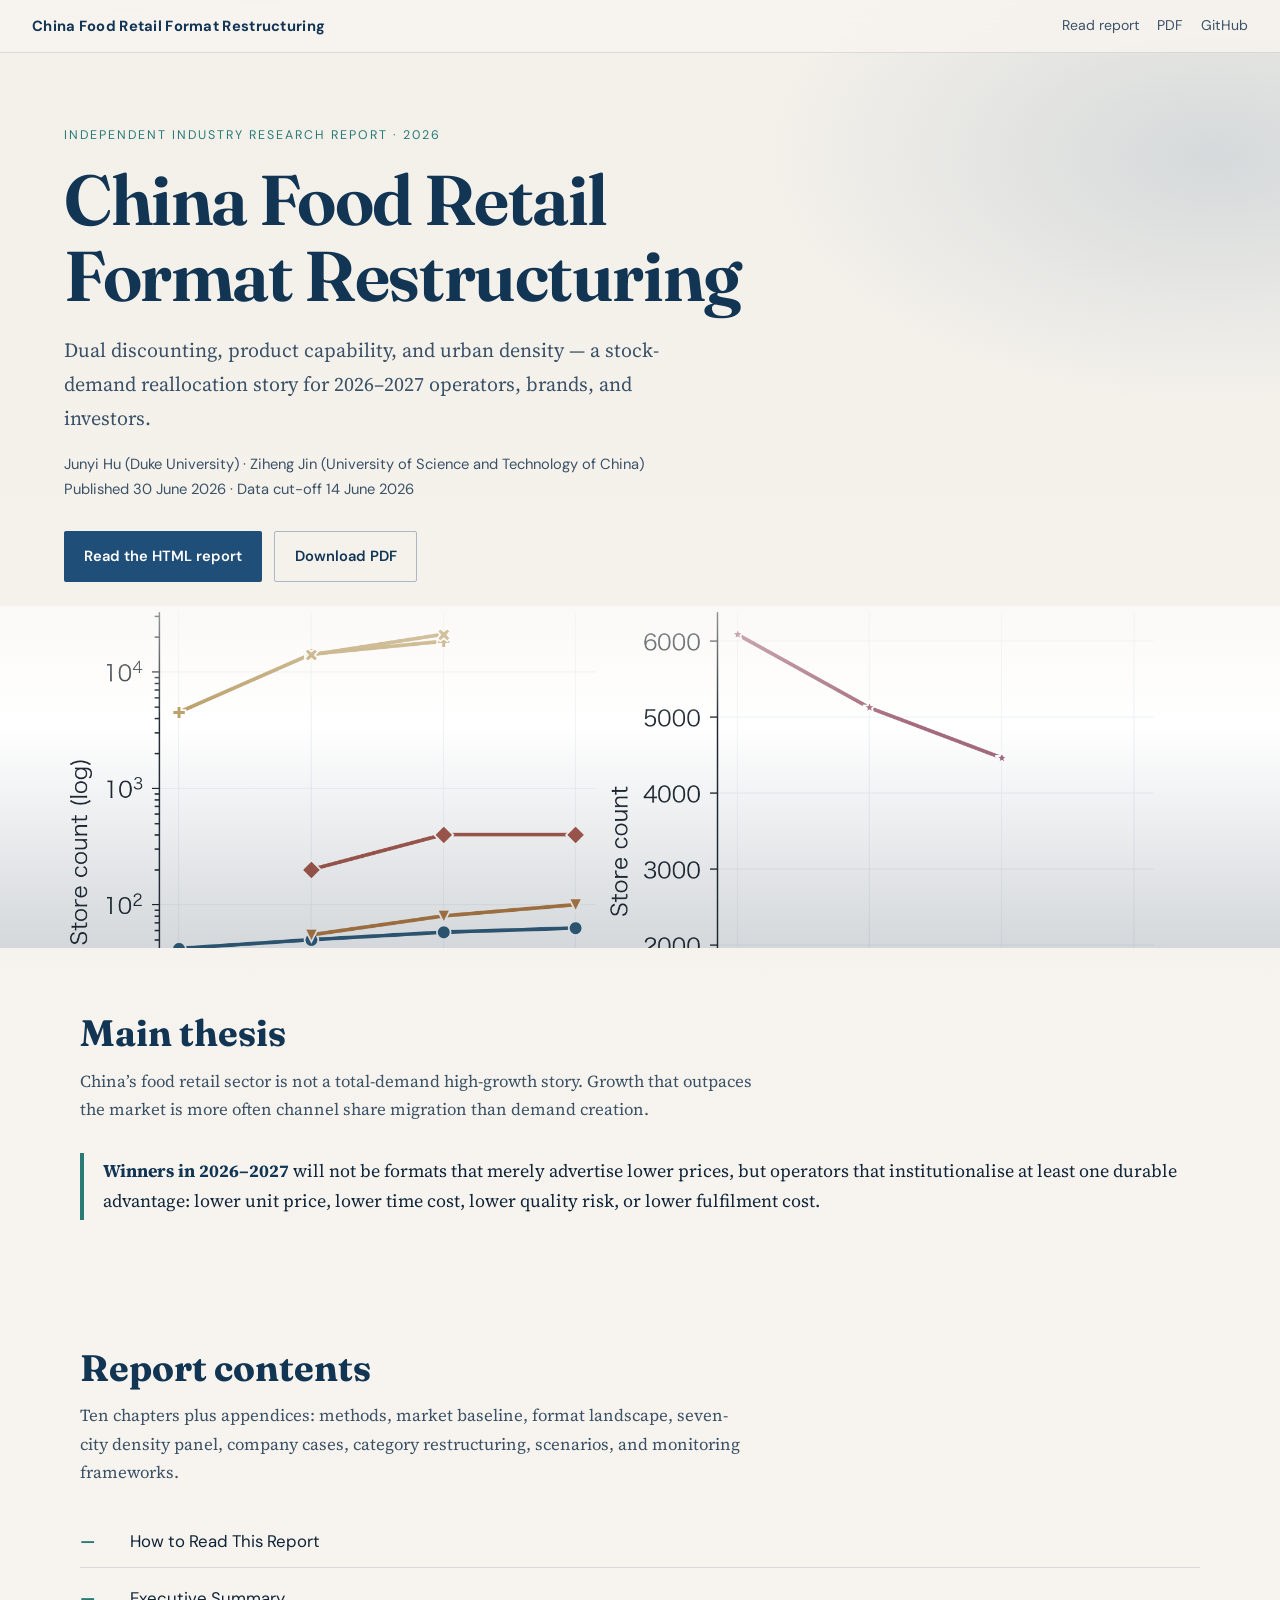
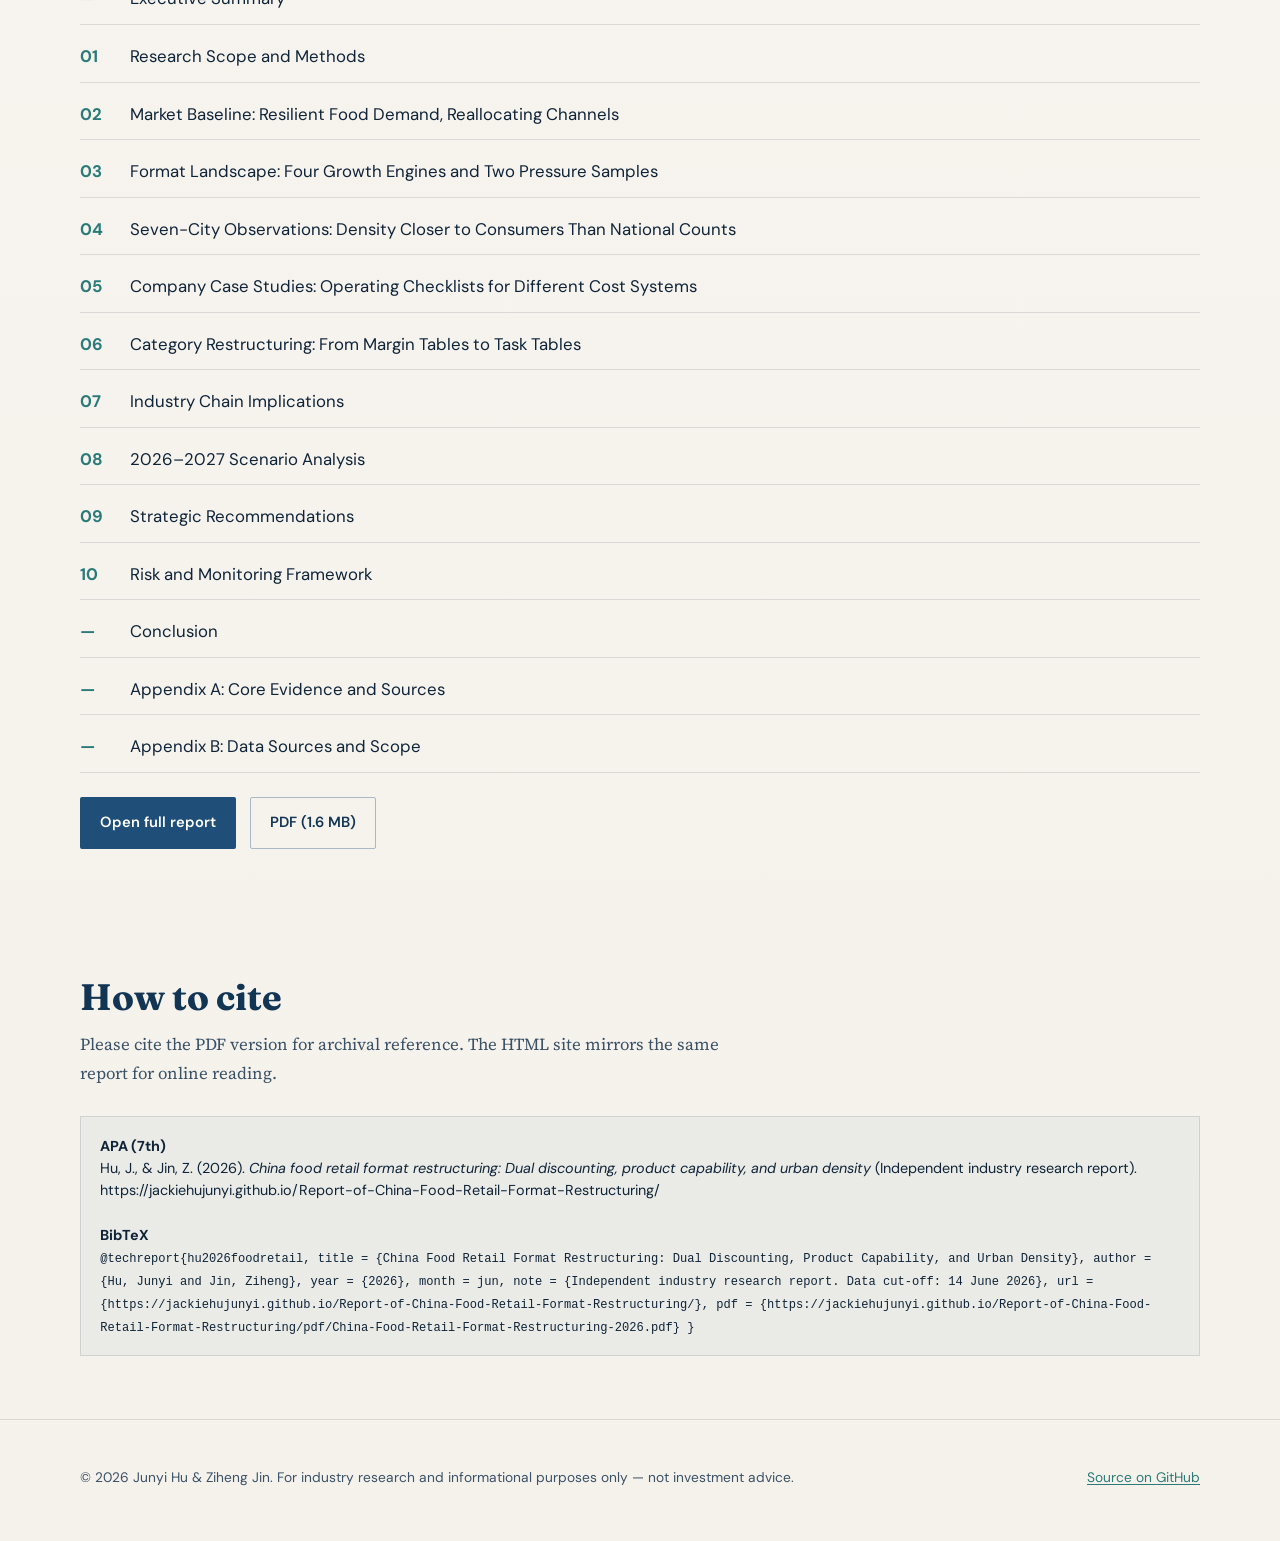
<file: index.html>
<!DOCTYPE html>
<html lang="en">
<head>
  <meta charset="utf-8" />
  <meta name="viewport" content="width=device-width, initial-scale=1" />
  <title>China Food Retail Format Restructuring | 2026 Industry Report</title>
  <meta name="description" content="Independent 2026 industry research on China food retail format restructuring: dual discounting, product capability, and urban density." />
  <meta name="author" content="Junyi Hu, Ziheng Jin" />
  <link rel="canonical" href="https://jackiehujunyi.github.io/Report-of-China-Food-Retail-Format-Restructuring/" />
  <link rel="preconnect" href="https://fonts.googleapis.com" />
  <link rel="preconnect" href="https://fonts.gstatic.com" crossorigin />
  <link href="https://fonts.googleapis.com/css2?family=DM+Sans:ital,opsz,wght@0,9..40,400;0,9..40,600;0,9..40,700;1,9..40,400&family=Fraunces:opsz,wght@9..144,500;9..144,650;9..144,700&family=Source+Serif+4:opsz,wght@8..60,400;8..60,600&display=swap" rel="stylesheet" />
  <link rel="stylesheet" href="assets/css/site.css" />
</head>
<body>
  <nav class="site-nav" aria-label="Primary">
    <a class="brand" href="index.html">China Food Retail Format Restructuring</a>
    <div class="nav-links">
      <a href="report.html">Read report</a>
      <a href="pdf/China-Food-Retail-Format-Restructuring-2026.pdf">PDF</a>
      <a href="https://github.com/JackieHuJunyi/Report-of-China-Food-Retail-Format-Restructuring">GitHub</a>
    </div>
  </nav>

  <header class="hero">
    <div class="hero-copy">
      <p class="hero-kicker">Independent Industry Research Report · 2026</p>
      <h1>China Food Retail Format Restructuring</h1>
      <p class="hero-lead">Dual discounting, product capability, and urban density — a stock-demand reallocation story for 2026–2027 operators, brands, and investors.</p>
      <p class="hero-meta">Junyi Hu (Duke University) · Ziheng Jin (University of Science and Technology of China)<br />Published 30 June 2026 · Data cut-off 14 June 2026</p>
      <div class="hero-cta">
        <a class="btn btn-primary" href="report.html">Read the HTML report</a>
        <a class="btn btn-ghost" href="pdf/China-Food-Retail-Format-Restructuring-2026.pdf">Download PDF</a>
      </div>
    </div>
    <div class="hero-visual" aria-hidden="true">
      <img src="figures/fig_dual_discounting.png" alt="" />
    </div>
  </header>

  <section class="section" id="thesis">
    <div class="section-inner">
      <h2>Main thesis</h2>
      <p class="lede">China’s food retail sector is not a total-demand high-growth story. Growth that outpaces the market is more often channel share migration than demand creation.</p>
      <p class="thesis-block"><strong>Winners in 2026–2027</strong> will not be formats that merely advertise lower prices, but operators that institutionalise at least one durable advantage: lower unit price, lower time cost, lower quality risk, or lower fulfilment cost.</p>
    </div>
  </section>

  <section class="section" id="contents">
    <div class="section-inner">
      <h2>Report contents</h2>
      <p class="lede">Ten chapters plus appendices: methods, market baseline, format landscape, seven-city density panel, company cases, category restructuring, scenarios, and monitoring frameworks.</p>
      <ol class="chapter-list">
<li><a href="report.html#how-to-read-this-report"><span class="num">—</span><span>How to Read This Report</span></a></li>
<li><a href="report.html#executive-summary"><span class="num">—</span><span>Executive Summary</span></a></li>
<li><a href="report.html#research-scope-and-methods"><span class="num">01</span><span>Research Scope and Methods</span></a></li>
<li><a href="report.html#market-baseline-resilient-food-demand-reallocating-channels"><span class="num">02</span><span>Market Baseline: Resilient Food Demand, Reallocating Channels</span></a></li>
<li><a href="report.html#format-landscape-four-growth-engines-and-two-pressure-samples"><span class="num">03</span><span>Format Landscape: Four Growth Engines and Two Pressure Samples</span></a></li>
<li><a href="report.html#seven-city-observations-density-closer-to-consumers-than-national-counts"><span class="num">04</span><span>Seven-City Observations: Density Closer to Consumers Than National Counts</span></a></li>
<li><a href="report.html#company-case-studies-operating-checklists-for-different-cost-systems"><span class="num">05</span><span>Company Case Studies: Operating Checklists for Different Cost Systems</span></a></li>
<li><a href="report.html#category-restructuring-from-margin-tables-to-task-tables"><span class="num">06</span><span>Category Restructuring: From Margin Tables to Task Tables</span></a></li>
<li><a href="report.html#industry-chain-implications"><span class="num">07</span><span>Industry Chain Implications</span></a></li>
<li><a href="report.html#scenario-analysis"><span class="num">08</span><span>2026–2027 Scenario Analysis</span></a></li>
<li><a href="report.html#strategic-recommendations"><span class="num">09</span><span>Strategic Recommendations</span></a></li>
<li><a href="report.html#risk-and-monitoring-framework"><span class="num">10</span><span>Risk and Monitoring Framework</span></a></li>
<li><a href="report.html#conclusion"><span class="num">—</span><span>Conclusion</span></a></li>
<li><a href="report.html#appendix-a-core-evidence-and-sources"><span class="num">—</span><span>Appendix A: Core Evidence and Sources</span></a></li>
<li><a href="report.html#appendix-b-data-sources-and-scope"><span class="num">—</span><span>Appendix B: Data Sources and Scope</span></a></li>
      </ol>
      <div class="download-row">
        <a class="btn btn-primary" href="report.html">Open full report</a>
        <a class="btn btn-ghost" href="pdf/China-Food-Retail-Format-Restructuring-2026.pdf">PDF (1.6&nbsp;MB)</a>
      </div>
    </div>
  </section>

  <section class="section" id="cite">
    <div class="section-inner">
      <h2>How to cite</h2>
      <p class="lede">Please cite the PDF version for archival reference. The HTML site mirrors the same report for online reading.</p>
      <div class="cite-box">
        <strong>APA (7th)</strong><br />
        Hu, J., &amp; Jin, Z. (2026). <em>China food retail format restructuring: Dual discounting, product capability, and urban density</em> (Independent industry research report). https://jackiehujunyi.github.io/Report-of-China-Food-Retail-Format-Restructuring/
        <br /><br />
        <strong>BibTeX</strong><br />
        <code>@techreport{hu2026foodretail,
  title       = {China Food Retail Format Restructuring: Dual Discounting, Product Capability, and Urban Density},
  author      = {Hu, Junyi and Jin, Ziheng},
  year        = {2026},
  month       = jun,
  note        = {Independent industry research report. Data cut-off: 14 June 2026},
  url         = {https://jackiehujunyi.github.io/Report-of-China-Food-Retail-Format-Restructuring/},
  pdf         = {https://jackiehujunyi.github.io/Report-of-China-Food-Retail-Format-Restructuring/pdf/China-Food-Retail-Format-Restructuring-2026.pdf}
}</code>
      </div>
    </div>
  </section>

  <footer class="site-footer">
    <div class="footer-inner">
      <p>© 2026 Junyi Hu &amp; Ziheng Jin. For industry research and informational purposes only — not investment advice.</p>
      <p><a href="https://github.com/JackieHuJunyi/Report-of-China-Food-Retail-Format-Restructuring">Source on GitHub</a></p>
    </div>
  </footer>
</body>
</html>
</file>
<file: assets/css/site.css>
:root {
  --ink: #0f2438;
  --ink-soft: #3a5166;
  --paper: #f7f4ef;
  --paper-deep: #ebe4d8;
  --blue: #1f4e79;
  --blue-deep: #123554;
  --teal: #2b7a78;
  --teal-bright: #3a9a97;
  --line: rgba(15, 36, 56, 0.12);
  --shadow: 0 18px 50px rgba(15, 36, 56, 0.14);
  --font-display: "Fraunces", "Iowan Old Style", "Palatino Linotype", serif;
  --font-body: "Source Serif 4", "Georgia", serif;
  --font-ui: "DM Sans", "Avenir Next", sans-serif;
  --max: 1120px;
  --report-max: 760px;
}

*,
*::before,
*::after {
  box-sizing: border-box;
}

html {
  scroll-behavior: smooth;
}

body {
  margin: 0;
  color: var(--ink);
  background:
    radial-gradient(1200px 600px at 10% -10%, rgba(43, 122, 120, 0.16), transparent 55%),
    radial-gradient(900px 500px at 95% 5%, rgba(31, 78, 121, 0.14), transparent 50%),
    linear-gradient(180deg, #f3f0ea 0%, var(--paper) 40%, #f5f2ec 100%);
  font-family: var(--font-body);
  font-size: 1.05rem;
  line-height: 1.7;
}

img {
  max-width: 100%;
  height: auto;
  display: block;
}

a {
  color: var(--teal);
  text-decoration-thickness: 1px;
  text-underline-offset: 0.18em;
}

a:hover {
  color: var(--blue);
}

.site-nav {
  position: sticky;
  top: 0;
  z-index: 40;
  display: flex;
  align-items: center;
  justify-content: space-between;
  gap: 1rem;
  padding: 0.85rem clamp(1rem, 3vw, 2rem);
  background: rgba(247, 244, 239, 0.86);
  backdrop-filter: blur(12px);
  border-bottom: 1px solid var(--line);
}

.site-nav .brand {
  font-family: var(--font-ui);
  font-weight: 700;
  font-size: 0.92rem;
  letter-spacing: 0.02em;
  color: var(--blue-deep);
  text-decoration: none;
}

.nav-links {
  display: flex;
  flex-wrap: wrap;
  gap: 0.85rem 1.1rem;
  align-items: center;
  font-family: var(--font-ui);
  font-size: 0.88rem;
}

.nav-links a {
  color: var(--ink-soft);
  text-decoration: none;
}

.nav-links a:hover {
  color: var(--blue);
}

.btn {
  display: inline-flex;
  align-items: center;
  justify-content: center;
  gap: 0.45rem;
  padding: 0.78rem 1.2rem;
  border-radius: 2px;
  border: 1px solid transparent;
  font-family: var(--font-ui);
  font-size: 0.92rem;
  font-weight: 600;
  text-decoration: none;
  transition: transform 0.25s ease, background 0.25s ease, color 0.25s ease, border-color 0.25s ease;
}

.btn:hover {
  transform: translateY(-1px);
}

.btn-primary {
  background: var(--blue);
  color: #fff;
}

.btn-primary:hover {
  background: var(--blue-deep);
  color: #fff;
}

.btn-ghost {
  background: transparent;
  color: var(--blue-deep);
  border-color: rgba(31, 78, 121, 0.35);
}

.btn-ghost:hover {
  background: rgba(31, 78, 121, 0.06);
  color: var(--blue);
}

/* Landing hero */
.hero {
  min-height: calc(100vh - 58px);
  display: grid;
  grid-template-rows: 1fr auto;
  position: relative;
  overflow: hidden;
}

.hero-copy {
  max-width: 820px;
  padding: clamp(2.5rem, 8vh, 5.5rem) clamp(1.25rem, 5vw, 4rem) 1.5rem;
  animation: rise 0.9s ease both;
}

.hero-kicker {
  font-family: var(--font-ui);
  font-size: 0.78rem;
  letter-spacing: 0.16em;
  text-transform: uppercase;
  color: var(--teal);
  margin: 0 0 1rem;
}

.hero h1 {
  margin: 0;
  font-family: var(--font-display);
  font-weight: 650;
  font-size: clamp(2.4rem, 6.2vw, 4.4rem);
  line-height: 1.08;
  letter-spacing: -0.02em;
  color: var(--blue-deep);
}

.hero-lead {
  margin: 1.15rem 0 0;
  max-width: 38rem;
  font-size: clamp(1.05rem, 2vw, 1.25rem);
  color: var(--ink-soft);
}

.hero-meta {
  margin-top: 1.1rem;
  font-family: var(--font-ui);
  font-size: 0.92rem;
  color: var(--ink-soft);
}

.hero-cta {
  display: flex;
  flex-wrap: wrap;
  gap: 0.75rem;
  margin-top: 1.75rem;
}

.hero-visual {
  position: relative;
  min-height: clamp(220px, 38vh, 420px);
  margin-top: auto;
  animation: fade 1.2s ease 0.15s both;
}

.hero-visual img {
  width: 100%;
  height: clamp(220px, 38vh, 420px);
  object-fit: cover;
  object-position: center top;
  filter: saturate(0.92) contrast(1.02);
}

.hero-visual::after {
  content: "";
  position: absolute;
  inset: 0;
  background: linear-gradient(180deg, rgba(247, 244, 239, 0.55) 0%, rgba(247, 244, 239, 0) 35%, rgba(15, 36, 56, 0.18) 100%);
  pointer-events: none;
}

.section {
  padding: clamp(3rem, 7vh, 5rem) clamp(1.25rem, 5vw, 4rem);
}

.section-inner {
  max-width: var(--max);
  margin: 0 auto;
}

.section h2 {
  margin: 0 0 0.75rem;
  font-family: var(--font-display);
  font-size: clamp(1.7rem, 3vw, 2.3rem);
  color: var(--blue-deep);
  line-height: 1.2;
}

.section .lede {
  margin: 0 0 1.75rem;
  max-width: 42rem;
  color: var(--ink-soft);
}

.thesis-block {
  border-left: 4px solid var(--teal);
  padding: 0.2rem 0 0.2rem 1.2rem;
  margin: 0;
  font-size: 1.12rem;
}

.thesis-block strong {
  color: var(--blue-deep);
}

.chapter-list {
  list-style: none;
  margin: 0;
  padding: 0;
  display: grid;
  gap: 0.35rem;
}

.chapter-list a {
  display: grid;
  grid-template-columns: 2.4rem 1fr;
  gap: 0.7rem;
  padding: 0.7rem 0;
  border-bottom: 1px solid var(--line);
  color: var(--ink);
  text-decoration: none;
  font-family: var(--font-ui);
  transition: color 0.2s ease, padding-left 0.2s ease;
}

.chapter-list a:hover {
  color: var(--teal);
  padding-left: 0.25rem;
}

.chapter-list .num {
  color: var(--teal);
  font-variant-numeric: tabular-nums;
  font-weight: 700;
}

.download-row {
  display: flex;
  flex-wrap: wrap;
  gap: 0.85rem;
  align-items: center;
  margin-top: 1.5rem;
}

.cite-box {
  margin-top: 1.5rem;
  padding: 1.1rem 1.2rem;
  background: rgba(31, 78, 121, 0.05);
  border: 1px solid var(--line);
  font-family: var(--font-ui);
  font-size: 0.9rem;
  line-height: 1.55;
}

.cite-box code {
  font-family: ui-monospace, SFMono-Regular, Menlo, monospace;
  font-size: 0.84em;
  word-break: break-word;
}

.site-footer {
  padding: 2rem clamp(1.25rem, 5vw, 4rem) 2.5rem;
  border-top: 1px solid var(--line);
  font-family: var(--font-ui);
  font-size: 0.86rem;
  color: var(--ink-soft);
}

.site-footer .footer-inner {
  max-width: var(--max);
  margin: 0 auto;
  display: flex;
  flex-wrap: wrap;
  gap: 0.75rem 1.5rem;
  justify-content: space-between;
}

/* Report page layout */
.report-shell {
  display: grid;
  grid-template-columns: 260px minmax(0, 1fr);
  gap: 0;
  min-height: calc(100vh - 58px);
}

.toc-panel {
  position: sticky;
  top: 58px;
  align-self: start;
  height: calc(100vh - 58px);
  overflow: auto;
  padding: 1.25rem 1rem 2rem 1.25rem;
  border-right: 1px solid var(--line);
  background: rgba(255, 255, 255, 0.35);
  font-family: var(--font-ui);
}

.toc-panel h2 {
  margin: 0 0 0.85rem;
  font-size: 0.75rem;
  letter-spacing: 0.14em;
  text-transform: uppercase;
  color: var(--teal);
  font-weight: 700;
}

.toc-panel ol {
  list-style: none;
  margin: 0;
  padding: 0;
}

.toc-panel li {
  margin: 0;
}

.toc-panel a {
  display: block;
  padding: 0.28rem 0.4rem;
  color: var(--ink-soft);
  text-decoration: none;
  font-size: 0.82rem;
  line-height: 1.35;
  border-left: 2px solid transparent;
}

.toc-panel a:hover,
.toc-panel a.active {
  color: var(--blue);
  border-left-color: var(--teal);
  background: rgba(43, 122, 120, 0.06);
}

.toc-panel .toc-h2 a {
  padding-left: 0.95rem;
  font-size: 0.76rem;
}

.report-main {
  padding: 1.5rem clamp(1rem, 4vw, 3rem) 4rem;
}

.report-header {
  max-width: var(--report-max);
  margin: 0 auto 2.5rem;
  padding-bottom: 1.5rem;
  border-bottom: 2px solid var(--blue);
  animation: rise 0.7s ease both;
}

.report-header .kicker {
  font-family: var(--font-ui);
  font-size: 0.78rem;
  letter-spacing: 0.14em;
  text-transform: uppercase;
  color: var(--teal);
  margin: 0 0 0.6rem;
}

.report-header h1 {
  margin: 0;
  font-family: var(--font-display);
  font-size: clamp(1.9rem, 4vw, 2.8rem);
  line-height: 1.15;
  color: var(--blue-deep);
}

.report-header .subtitle {
  margin: 0.85rem 0 0;
  color: var(--teal);
  font-size: 1.05rem;
}

.report-header .byline {
  margin-top: 1rem;
  font-family: var(--font-ui);
  font-size: 0.92rem;
  color: var(--ink-soft);
}

.report-body {
  max-width: var(--report-max);
  margin: 0 auto;
}

.report-body h1 {
  margin: 2.8rem 0 1rem;
  padding-top: 0.5rem;
  font-family: var(--font-display);
  font-size: clamp(1.65rem, 3vw, 2.15rem);
  line-height: 1.2;
  color: var(--blue);
  border-top: 1px solid var(--line);
}

.report-body h1:first-child {
  border-top: 0;
  margin-top: 0;
}

.report-body h2 {
  margin: 2rem 0 0.75rem;
  font-family: var(--font-display);
  font-size: 1.35rem;
  color: var(--blue-deep);
}

.report-body h3 {
  margin: 1.5rem 0 0.55rem;
  font-family: var(--font-ui);
  font-size: 1.05rem;
  color: var(--teal);
}

.report-body p,
.report-body li {
  color: var(--ink);
}

.report-body ul,
.report-body ol {
  padding-left: 1.25rem;
}

.report-body table {
  width: 100%;
  border-collapse: collapse;
  margin: 1.2rem 0 1.6rem;
  font-size: 0.86rem;
  line-height: 1.45;
  font-family: var(--font-ui);
  display: block;
  overflow-x: auto;
}

.report-body thead,
.report-body tbody,
.report-body tr {
  width: 100%;
}

.report-body th,
.report-body td {
  border: 1px solid var(--line);
  padding: 0.55rem 0.65rem;
  text-align: left;
  vertical-align: top;
  min-width: 7rem;
  background: rgba(255, 255, 255, 0.55);
}

.report-body th {
  background: rgba(31, 78, 121, 0.08);
  color: var(--blue-deep);
  font-weight: 700;
}

.figure-block {
  margin: 1.5rem 0 1.8rem;
  padding: 0.75rem;
  background: rgba(255, 255, 255, 0.5);
  border: 1px solid var(--line);
}

.figure-block img {
  margin: 0 auto;
}

.evid {
  display: inline;
  font-family: var(--font-ui);
  font-size: 0.86em;
  font-weight: 700;
  color: var(--teal);
}

.report-body .math.display,
.report-body span.math.display {
  display: block;
  overflow-x: auto;
  padding: 0.5rem 0;
}

.toc-toggle {
  display: none;
}

@keyframes rise {
  from {
    opacity: 0;
    transform: translateY(18px);
  }
  to {
    opacity: 1;
    transform: translateY(0);
  }
}

@keyframes fade {
  from {
    opacity: 0;
  }
  to {
    opacity: 1;
  }
}

@media (max-width: 960px) {
  .report-shell {
    grid-template-columns: 1fr;
  }

  .toc-panel {
    position: fixed;
    inset: 58px auto 0 0;
    width: min(86vw, 300px);
    z-index: 30;
    transform: translateX(-105%);
    transition: transform 0.28s ease;
    box-shadow: var(--shadow);
    background: #f7f4ef;
  }

  .toc-panel.open {
    transform: translateX(0);
  }

  .toc-toggle {
    display: inline-flex;
  }

  .hero-copy {
    padding-bottom: 1rem;
  }
}

@media (prefers-reduced-motion: reduce) {
  html {
    scroll-behavior: auto;
  }

  .hero-copy,
  .hero-visual,
  .report-header {
    animation: none;
  }

  .btn:hover {
    transform: none;
  }
}

button.btn {
  cursor: pointer;
  background: transparent;
  color: var(--blue-deep);
  border: 1px solid rgba(31, 78, 121, 0.35);
  padding: 0.45rem 0.8rem;
  font-size: 0.84rem;
}
</file>
